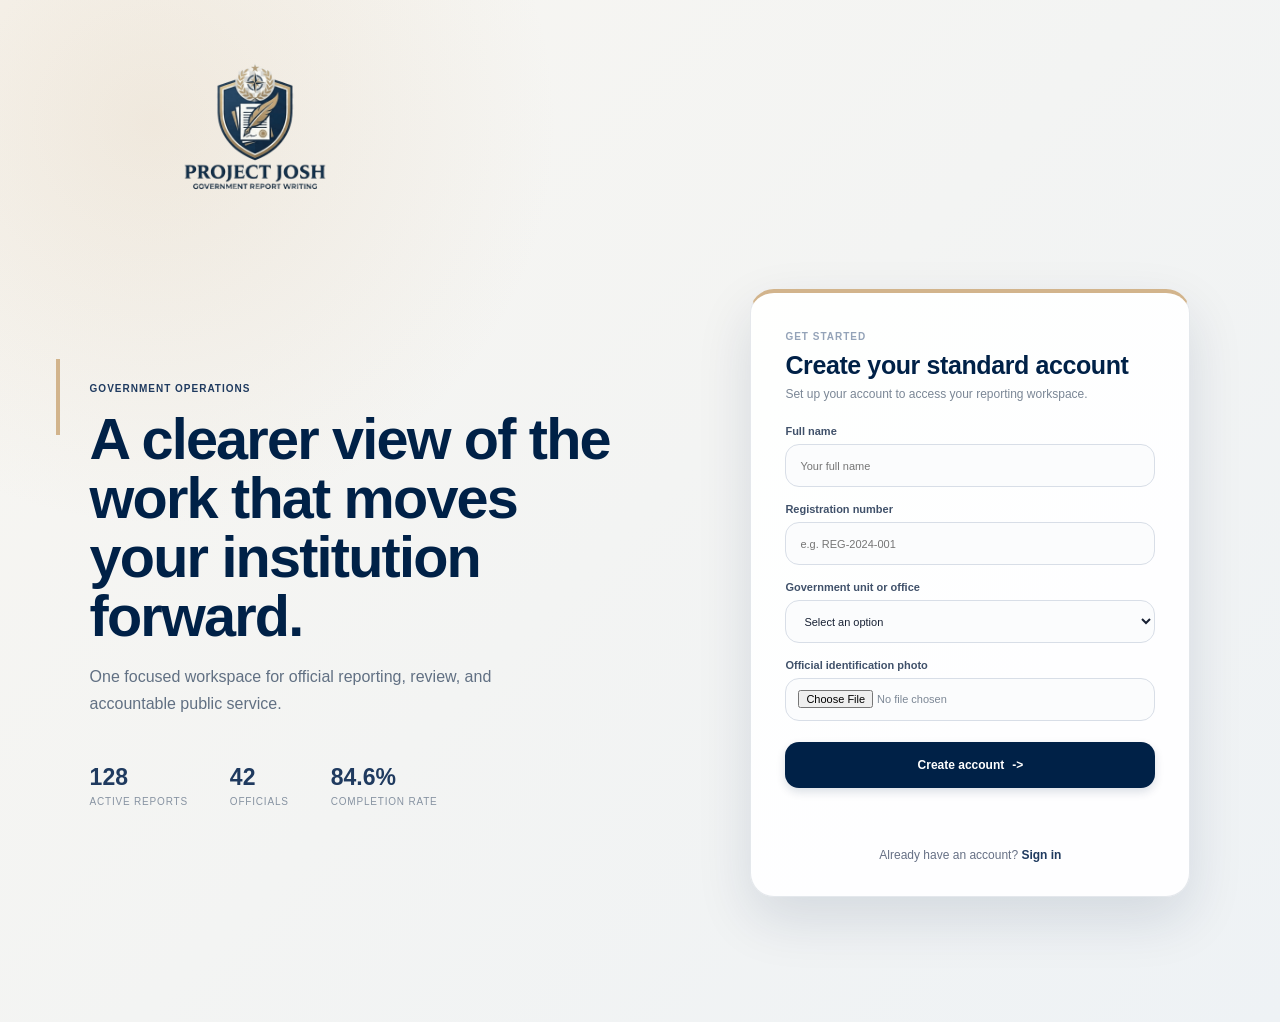
<file: index.html>
<!doctype html>
<html lang="en">
<head>
  <meta charset="UTF-8">
  <meta name="viewport" content="width=device-width, initial-scale=1.0">
  <title>Project Josh | Create your account</title>
  <link rel="stylesheet" href="styles.css">
</head>
<body>
  <section class="auth-screen" id="auth-screen">
    <div class="auth-brand"><img class="auth-logo" src="logo%201%20(1).png" alt="Project Josh Government Report Writing"></div>
    <div class="auth-layout">
      <div class="auth-intro"><span class="eyebrow blue-eyebrow">Government operations</span><h1>A clearer view of the work that moves your institution forward.</h1><p>One focused workspace for official reporting, review, and accountable public service.</p><div class="auth-stat-row"><span><strong>128</strong><small>active reports</small></span><span><strong>42</strong><small>officials</small></span><span><strong>84.6%</strong><small>completion rate</small></span></div></div>
      <div class="auth-card">
        <form class="auth-form active-form" id="signup-form">
          <div><span class="eyebrow">Get started</span><h2>Create your standard account</h2><p class="form-note">Set up your account to access your reporting workspace.</p></div>
          <label>Full name<input id="signup-name" type="text" placeholder="Your full name" autocomplete="name" required></label>
          <label>Registration number<input id="signup-reg-no" type="text" placeholder="e.g. REG-2024-001" required></label>
          <label>Government unit or office<select id="signup-option" required><option value="">Select an option</option><option>Public Administration</option><option>Citizen Services</option><option>Policy &amp; Planning</option><option>Finance &amp; Operations</option></select></label>
          <label>Official identification photo<input id="signup-photo" type="file" accept="image/*" required></label>
          <button class="btn btn-primary auth-submit" type="submit">Create account <span>-></span></button><p class="form-message" id="signup-message" role="status"></p>
          <p class="auth-switch">Already have an account? <a href="login.html">Sign in</a></p>
        </form>
      </div>
    </div>
  </section>

  <aside class="sidebar" id="app-sidebar" aria-label="Primary navigation">
    <div class="sidebar-top">
    <div class="brand">
      <img class="brand-mark brand-logo" src="logo%201%20(2).png" alt="Project Josh crest">
      <div>
        <strong>Project Josh</strong>
        <span>Government operations</span>
      </div>
    </div>
    <button class="sidebar-toggle" id="sidebar-toggle" type="button" aria-label="Collapse navigation" aria-expanded="true"><span>←</span></button>
    </div>

    <div class="workspace-switcher">
      <span class="eyebrow">Workspace</span>
      <button class="workspace-button" type="button"><span id="workspace-name">Office of Public Administration</span><span class="chevron">v</span></button>
    </div>

    <nav class="nav-list">
      <span class="nav-label">Workspace</span>
      <button class="nav-item active" type="button" data-view="overview"><span class="nav-icon">[]</span>Overview</button>
      <button class="nav-item" type="button" data-view="reports"><span class="nav-icon">=</span>Reports<span class="nav-count">12</span></button>
      <button class="nav-item" type="button" data-view="notifications"><span class="nav-icon">*</span>Notifications<span class="notification-dot"></span></button>
      <button class="nav-item" type="button" data-view="profile"><span class="nav-icon">O</span>Profile</button>
      <span class="nav-label advanced-label">Advanced</span>
      <button class="nav-item" type="button" data-view="analytics"><span class="nav-icon">/</span>Analytics</button>
      <button class="nav-item" type="button" data-view="settings"><span class="nav-icon">+</span>Settings</button>
      <button class="nav-item admin-only" type="button" data-view="user-management"><span class="nav-icon">#</span>User management</button>
    </nav>

    <div class="sidebar-footer">
      <div class="help-panel"><span class="help-mark">?</span><div><strong>Need a hand?</strong><span>Visit the resource center</span></div></div>
      <button class="profile-chip" type="button"><span class="avatar" id="sidebar-avatar">JS</span><span><strong id="sidebar-name">Jordan Smith</strong><small id="sidebar-role">Administrator</small></span><span class="more">...</span></button>
      <button class="logout-button" id="logout-button" type="button">Sign out <span>-></span></button>
    </div>
  </aside>

  <main class="main-content" id="app-main">
    <header class="topbar">
      <div class="breadcrumb"><span>Workspace</span><span>/</span><strong id="breadcrumb-current">Overview</strong></div>
      <div class="topbar-actions">
        <div class="top-search"><button class="icon-button" id="search-toggle" type="button" aria-label="Search reports">⌕</button><input id="report-search" class="hidden" type="search" placeholder="Search reports" aria-label="Search reports"></div>
        <button class="icon-button notification-button" id="notification-button" type="button" aria-label="No pending notifications"><span>*</span><b id="notification-count" class="notification-count hidden">0</b></button>
        <div class="top-avatar" id="top-avatar">JS</div>
      </div>
    </header>

    <section class="page-view active-view" id="overview-view">
      <div class="page-heading">
        <div><span class="eyebrow blue-eyebrow" id="overview-date"></span><h1 id="overview-greeting">Welcome.</h1><p>Here is what is happening across your government operations workspace.</p></div>
        <button class="btn btn-primary" id="new-report-button" type="button"><span>+</span> New report</button>
      </div>

      <div class="metric-grid">
        <article class="metric-card"><div class="metric-top"><span>Total reports</span><span class="metric-icon blue-icon">=</span></div><strong id="metric-total-reports">0</strong><div class="metric-change"><span class="neutral-text">Recorded in the database</span></div></article>
        <article class="metric-card"><div class="metric-top"><span>Awaiting review</span><span class="metric-icon tan-icon">!</span></div><strong id="metric-awaiting-review">0</strong><div class="metric-change"><span class="neutral-text">Current report status</span></div></article>
        <article class="metric-card"><div class="metric-top"><span>Published reports</span><span class="metric-icon green-icon">+</span></div><strong id="metric-published-reports">0</strong><div class="metric-change"><span class="neutral-text">Approved or published</span></div></article>
        <article class="metric-card"><div class="metric-top"><span>Active officials</span><span class="metric-icon deep-icon">O</span></div><strong id="metric-active-officials">0</strong><div class="metric-change"><span class="neutral-text">Standard accounts</span></div></article>
      </div>

      <div class="content-grid">
        <section class="panel activity-panel">
          <div class="panel-heading"><div><span class="eyebrow">Workspace pulse</span><h2>Reporting activity</h2></div><button class="text-button" type="button">View analytics <span>-></span></button></div>
          <div class="chart-wrap"><div class="chart-y-axis"><span>0</span><span>0</span><span>0</span><span>0</span><span>0</span></div><div class="chart"><div class="grid-line line-1"></div><div class="grid-line line-2"></div><div class="grid-line line-3"></div><div class="grid-line line-4"></div><div class="chart-bars" id="activity-bars"></div><div class="chart-labels" id="activity-labels"></div></div></div>
          <div class="chart-legend"><span><i class="legend-dot oxford-dot"></i>Reports submitted</span><span><i class="legend-dot tan-dot"></i>Reports published</span></div>
        </section>

        <section class="panel deadlines-panel"><div class="panel-heading"><div><span class="eyebrow">Keep momentum</span><h2>Upcoming deadlines</h2></div></div><div class="deadline-list" id="deadline-list"><p class="data-empty">No deadlines recorded yet.</p></div></section>
      </div>

      <section class="panel reports-panel"><div class="panel-heading"><div><span class="eyebrow">Your workspace</span><h2>Recent reports</h2></div><div class="table-actions"><button class="text-button" type="button" data-view="reports">View all <span>-></span></button></div></div><div class="table-wrap"><table><thead><tr><th>Report name</th><th>Government unit</th><th>Last updated</th><th>Status</th><th></th></tr></thead><tbody id="recent-reports-body"><tr><td colspan="5" class="data-empty">Loading reports...</td></tr></tbody></table></div></section>
    </section>

    <section class="page-view" id="reports-view"><div class="page-heading"><div><span class="eyebrow blue-eyebrow">Reporting workspace</span><h1>Reports</h1><p>Draft, review, and publish your institution's most important work.</p></div><button class="btn btn-primary" id="reports-new-button" type="button"><span>+</span> New report</button></div><form class="report-editor panel" id="report-form"><div class="editor-toolbar"><button class="toolbar-button active" type="button">Body</button><button class="toolbar-button" type="button"><strong>B</strong></button><button class="toolbar-button" type="button"><em>I</em></button><span class="toolbar-divider"></span><button class="toolbar-button" type="button">List</button><button class="toolbar-button" type="button">Link</button><span class="editor-status" id="editor-status">Draft</span></div><div class="editor-body"><span class="eyebrow">New official report</span><label class="report-title-label">Report title<input id="report-title" type="text" placeholder="Enter report title" required></label><p class="editor-meta">Add a clear title and begin shaping your report narrative.</p><label class="report-content-label">Report content<textarea id="report-content" rows="12" placeholder="Write your report here..." required></textarea></label><label class="attachment-field">Attach supporting files<input id="report-attachments" type="file" multiple><span id="attachment-summary">No files attached</span></label><div class="report-actions"><button class="btn btn-primary" type="submit">Save draft</button><p class="form-message" id="report-message" role="status"></p></div></div></form></section>
    <section class="page-view" id="notifications-view"><div class="page-heading"><div><span class="eyebrow blue-eyebrow">Stay informed</span><h1>Notifications</h1><p>Updates, assignments, announcements, and review activity.</p></div></div><div class="panel notification-list" id="notification-list"><div class="empty-state"><div class="empty-mark">*</div><h2>You are all caught up</h2><p>New activity will appear here.</p></div></div></section>
    <section class="page-view" id="profile-view"><div class="page-heading"><div><span class="eyebrow blue-eyebrow">Account</span><h1>Profile</h1><p>Manage your identity and workspace preferences.</p></div></div><div class="panel profile-card"><div class="profile-photo-frame"><img id="profile-photo" alt="Official identification photo"><span class="large-avatar" id="profile-avatar">JS</span></div><div class="profile-summary"><h2 id="profile-name">Jordan Smith</h2><p id="profile-details">Administrator · Office of Public Administration</p><button class="btn btn-outline" id="edit-profile-button" type="button">Edit profile</button></div><form class="inline-form hidden" id="profile-form"><label>Full name<input id="profile-edit-name" required></label><label>Registration number<input id="profile-edit-reg-no" required></label><label>Government unit or office<select id="profile-edit-option" required><option>Public Administration</option><option>Citizen Services</option><option>Policy &amp; Planning</option><option>Finance &amp; Operations</option></select></label><label>Update identification photo<input id="profile-edit-photo" type="file" accept="image/*"></label><div class="form-actions"><button class="btn btn-primary" type="submit">Save profile</button><button class="btn btn-outline" id="cancel-profile-button" type="button">Cancel</button></div><p class="form-message" id="profile-message" role="status"></p></form></div></section>
    <section class="page-view" id="analytics-view"><div class="page-heading"><div><span class="eyebrow blue-eyebrow">Advanced controls</span><h1>Analytics</h1><p>Understand the rhythm and reach of your reporting program.</p></div></div><div class="analytics-highlight"><span class="eyebrow">Institutional completion rate</span><strong>84.6%</strong><p>Up 6.2% compared with the previous reporting period.</p></div></section>
    <section class="page-view" id="settings-view"><div class="page-heading"><div><span class="eyebrow blue-eyebrow">Advanced controls</span><h1>Settings</h1><p>Configure your workspace, review permissions, and secure your account.</p></div></div><form class="panel settings-form" id="settings-form"><label>Workspace name<input id="settings-workspace-name" readonly required></label><label>Timezone<select id="settings-timezone"><option>UTC</option><option>Africa/Lagos</option><option>Africa/Nairobi</option><option>Africa/Johannesburg</option><option>Europe/London</option></select></label><label>Default government unit<select id="settings-default-unit" disabled><option>Public Administration</option><option>Citizen Services</option><option>Policy &amp; Planning</option><option>Finance &amp; Operations</option></select></label><p class="settings-note">Workspace name and default unit follow the government unit in your profile.</p><label class="checkbox-label"><input id="settings-email-notifications" type="checkbox"> Receive email notifications</label><div class="form-actions"><button class="btn btn-primary" type="submit">Save settings</button><p class="form-message" id="settings-message" role="status"></p></div></form></section>
    <section class="page-view" id="user-management-view"><div class="page-heading"><div><span class="eyebrow blue-eyebrow">Administrator controls</span><h1>Administration</h1><p>Manage accounts, official units, assignments, reviews, and announcements.</p></div><span class="status-badge green-badge">Access restricted</span></div><div class="admin-grid"><section class="panel admin-section"><div class="panel-heading"><div><span class="eyebrow">Directory</span><h2>Accounts</h2></div><span class="directory-count" id="directory-count">0 accounts</span></div><div class="table-wrap"><table><thead><tr><th>Name</th><th>Unit</th><th>Role</th><th>Status</th><th>Actions</th></tr></thead><tbody id="user-directory-body"></tbody></table></div></section><section class="panel admin-section"><div class="panel-heading"><div><span class="eyebrow">Create</span><h2>Administrator account</h2></div></div><form class="admin-form" id="admin-create-form"><input id="admin-create-name" placeholder="Full name" required><input id="admin-create-reg-no" placeholder="Registration number" required><input id="admin-create-email" type="email" placeholder="Official email" required><input id="admin-create-password" type="password" placeholder="Temporary password" required><button class="btn btn-primary" type="submit">Create administrator</button><p class="form-message" id="admin-create-message" role="status"></p></form></section><section class="panel admin-section"><div class="panel-heading"><div><span class="eyebrow">Government structure</span><h2>Units and offices</h2></div></div><form class="admin-inline-form" id="unit-form"><input id="unit-name" placeholder="New government unit" required><button class="btn btn-outline" type="submit">Add unit</button></form><div id="unit-list" class="admin-list"></div></section><section class="panel admin-section"><div class="panel-heading"><div><span class="eyebrow">Communications</span><h2>System announcement</h2></div></div><form class="admin-form" id="announcement-form"><input id="announcement-title" placeholder="Announcement title" required><textarea id="announcement-message" placeholder="Announcement message" rows="4" required></textarea><button class="btn btn-primary" type="submit">Publish announcement</button><p class="form-message" id="announcement-status" role="status"></p></form></section><section class="panel admin-section"><div class="panel-heading"><div><span class="eyebrow">Assignments</span><h2>Assign a task</h2></div></div><form class="admin-form" id="task-form"><select id="task-account" required><option value="">Select an account</option></select><input id="task-title" placeholder="Task title" required><textarea id="task-details" placeholder="Task details" rows="3"></textarea><input id="task-due" type="datetime-local"><button class="btn btn-primary" type="submit">Assign task</button><p class="form-message" id="task-status" role="status"></p></form></section><section class="panel admin-section"><div class="panel-heading"><div><span class="eyebrow">Reviews</span><h2>Report feedback and ratings</h2></div></div><div id="admin-report-list" class="admin-report-list"></div></section><section class="panel admin-section"><div class="panel-heading"><div><span class="eyebrow">Usage</span><h2>System activity</h2></div></div><div id="activity-list" class="admin-list"></div></section></div></section>
    <section class="page-view" id="user-home-view"><div class="page-heading"><div><span class="eyebrow blue-eyebrow">Standard account workspace</span><h1 id="user-welcome">Welcome.</h1><p>Your official reporting tasks and updates, in one place.</p></div><button class="btn btn-primary" type="button" data-view="reports"><span>+</span> Start a report</button></div><div class="metric-grid user-metrics"><article class="metric-card"><div class="metric-top"><span>My reports</span><span class="metric-icon blue-icon">=</span></div><strong>0</strong><div class="metric-change"><span class="neutral-text">Across your workspace</span></div></article><article class="metric-card"><div class="metric-top"><span>Needs attention</span><span class="metric-icon tan-icon">!</span></div><strong>0</strong><div class="metric-change"><span class="neutral-text">Assigned tasks</span></div></article><article class="metric-card"><div class="metric-top"><span>Approved</span><span class="metric-icon green-icon">+</span></div><strong>0</strong><div class="metric-change positive"><span>From official reviews</span></div></article></div><section class="panel contributor-panel"><div class="panel-heading"><div><span class="eyebrow">Assigned work</span><h2>Tasks from administrators</h2></div></div><div id="user-task-list"><p class="data-empty">No tasks assigned yet.</p></div></section></section>
  </main>
  <script src="app.js"></script>
</body>
</html>
</file>
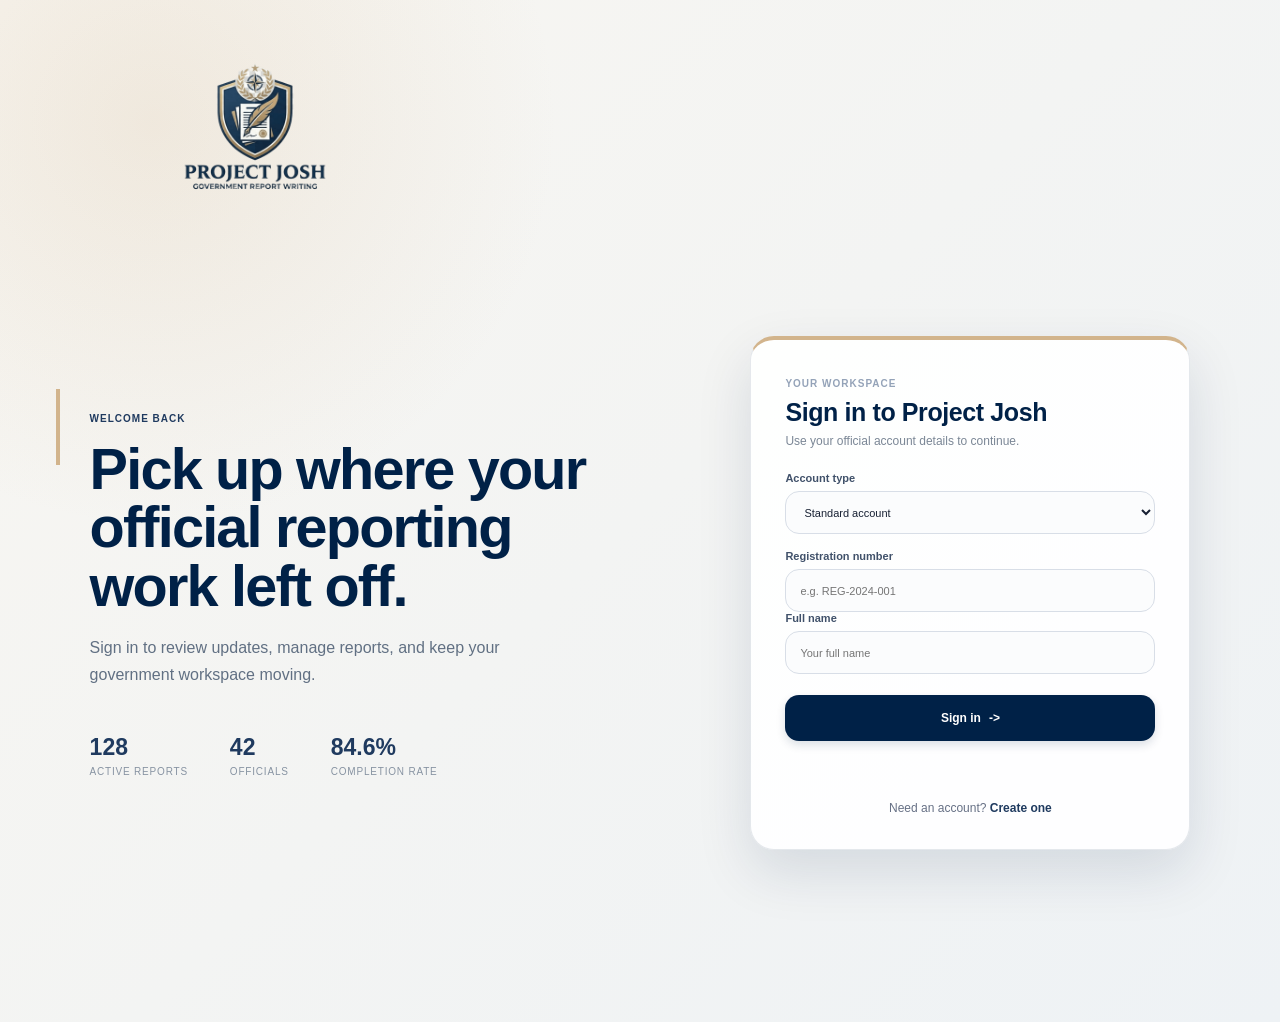
<file: login.html>
<!doctype html>
<html lang="en">
<head>
  <meta charset="UTF-8">
  <meta name="viewport" content="width=device-width, initial-scale=1.0">
  <title>Project Josh | Sign in</title>
  <link rel="stylesheet" href="styles.css">
</head>
<body>
  <section class="auth-screen" id="auth-screen">
    <div class="auth-brand"><img class="auth-logo" src="logo%201%20(1).png" alt="Project Josh Government Report Writing"></div>
    <div class="auth-layout">
      <div class="auth-intro"><span class="eyebrow blue-eyebrow">Welcome back</span><h1>Pick up where your official reporting work left off.</h1><p>Sign in to review updates, manage reports, and keep your government workspace moving.</p><div class="auth-stat-row"><span><strong>128</strong><small>active reports</small></span><span><strong>42</strong><small>officials</small></span><span><strong>84.6%</strong><small>completion rate</small></span></div></div>
      <div class="auth-card">
        <form class="auth-form active-form" id="signin-form">
          <div><span class="eyebrow">Your workspace</span><h2>Sign in to Project Josh</h2><p class="form-note">Use your official account details to continue.</p></div>
          <label>Account type<select id="signin-role"><option value="user">Standard account</option><option value="admin">Administrator</option></select></label>
          <div id="standard-signin-fields">
            <label>Registration number<input id="signin-reg-no" type="text" placeholder="e.g. REG-2024-001" autocomplete="username" required></label>
            <label>Full name<input id="signin-name" type="text" placeholder="Your full name" autocomplete="name" required></label>
          </div>
          <div id="admin-signin-fields" class="hidden-field">
            <label>Administrator email<input id="signin-email" type="email" placeholder="admin@projectjosh.gov" autocomplete="username"></label>
            <label>Password<input id="signin-password" type="password" placeholder="Enter password" autocomplete="current-password"></label>
          </div>
          <button class="btn btn-primary auth-submit" type="submit">Sign in <span>-></span></button><p class="form-message" id="signin-message" role="status"></p>
          <p class="auth-switch">Need an account? <a href="index.html">Create one</a></p>
        </form>
      </div>
    </div>
  </section>
  <script src="app.js"></script>
</body>
</html>
</file>
<file: styles.css>
:root {
  --oxford-blue: #002147;
  --tan: #D2B48C;
  --deep-bluish: #1F3A5F;
  --white: #FFFFFF;
  --off-white: #F8F6F1;
  --light-gray: #E5E7EB;
  --medium-gray: #94A3B8;
  --dark-text: #172033;
  --success: #15803D;
  --warning: #D97706;
  --danger: #B91C1C;
  --border: #D9DEE7;
  --shadow: 0 4px 20px rgba(0, 33, 71, 0.08);
}

* { box-sizing: border-box; }
.hidden, .hidden-field { display: none !important; }
body { margin: 0; background: var(--off-white); color: var(--dark-text); font-family: Inter, "Segoe UI", Arial, sans-serif; font-size: 14px; }
a { color: var(--deep-bluish); font-weight: 700; }
.auth-switch { margin: 17px 0 0; color: #667085; text-align: center; font-size: 12px; }
.auth-switch a { text-decoration: none; }
.auth-switch a:hover { text-decoration: underline; }
button { font: inherit; cursor: pointer; }
.sidebar { position: fixed; inset: 0 auto 0 0; width: 252px; display: flex; flex-direction: column; overflow-y: auto; padding: 18px 18px 12px; background: var(--oxford-blue); color: var(--white); }
.brand { display: flex; align-items: center; gap: 11px; padding: 0 10px 22px; }
.brand-mark, .top-avatar, .avatar, .large-avatar { display: grid; place-items: center; font-weight: 800; }
.brand-mark { width: 33px; height: 33px; border: 1px solid rgba(210,180,140,.65); color: var(--tan); font-size: 17px; }
.brand-logo { padding: 3px; border: 0; object-fit: contain; }
.brand strong { display: block; font-size: 17px; letter-spacing: .2px; }
.brand span { display: block; margin-top: 2px; color: #B6C2D2; font-size: 10px; }
.eyebrow, .nav-label { color: var(--medium-gray); font-size: 10px; font-weight: 700; letter-spacing: .1em; text-transform: uppercase; }
.workspace-switcher { padding: 0 10px 16px; border-bottom: 1px solid rgba(255,255,255,.12); }
.workspace-button { display: flex; justify-content: space-between; gap: 7px; width: 100%; margin-top: 9px; padding: 0; border: 0; color: #B8CBE0; background: transparent; text-align: left; font-size: 12px; }
.chevron { color: var(--tan); }
.nav-list { display: flex; flex-direction: column; gap: 2px; padding-top: 15px; }
.nav-label { padding: 0 12px 8px; }
.advanced-label { margin-top: 12px; }
.nav-item { position: relative; display: flex; align-items: center; gap: 12px; width: 100%; padding: 8px 12px; border: 0; border-radius: 4px; background: transparent; color: #CAD3DF; text-align: left; font-size: 13px; }
.nav-item:hover, .nav-item.active { background: var(--deep-bluish); color: var(--white); }
.nav-item.active::before { content: ""; position: absolute; left: -18px; width: 3px; height: 25px; background: var(--tan); }
.nav-icon { display: inline-grid; place-items: center; width: 16px; color: #91A6BE; font-size: 12px; }
.nav-item.active .nav-icon, .nav-item:hover .nav-icon { color: var(--tan); }
.nav-count { margin-left: auto; padding: 2px 7px; border-radius: 10px; background: #34516F; color: #DDE8F2; font-size: 10px; }
.notification-dot { width: 6px; height: 6px; margin-left: auto; border-radius: 50%; background: var(--tan); }
.sidebar-footer { margin-top: auto; }
.logout-button { display: flex; align-items: center; justify-content: space-between; width: 100%; min-height: 34px; margin-top: 6px; padding: 0 9px; border: 1px solid rgba(210,180,140,.35); background: rgba(210,180,140,.1); color: var(--white); font-size: 11px; font-weight: 700; }
.logout-button:hover { background: rgba(210,180,140,.2); }
.help-panel { display: flex; align-items: center; gap: 10px; margin: 0 6px 8px; padding: 8px; border: 1px solid rgba(210,180,140,.24); background: rgba(210,180,140,.08); }
.help-mark { display: grid; place-items: center; width: 23px; height: 23px; border-radius: 50%; color: var(--tan); background: rgba(210,180,140,.16); font-weight: 700; }
.help-panel strong, .help-panel span { display: block; }
.help-panel strong { font-size: 11px; }
.help-panel span { margin-top: 3px; color: #ACBBCB; font-size: 10px; }
.profile-chip { display: flex; align-items: center; gap: 9px; width: 100%; padding: 8px 8px 2px; border: 0; border-top: 1px solid rgba(255,255,255,.12); background: transparent; color: var(--white); text-align: left; }
.avatar { width: 29px; height: 29px; border-radius: 50%; background: var(--tan); color: var(--oxford-blue); font-size: 10px; }
.profile-chip strong, .profile-chip small { display: block; }
.profile-chip strong { font-size: 11px; }
.profile-chip small { margin-top: 2px; color: #AAB9C9; font-size: 10px; }
.more { margin-left: auto; color: #95A8BC; }
.main-content { min-height: 100vh; margin-left: 252px; }
.topbar { display: flex; align-items: center; justify-content: space-between; height: 68px; padding: 0 45px; border-bottom: 1px solid var(--border); background: rgba(255,255,255,.82); }
.breadcrumb { display: flex; gap: 10px; color: var(--medium-gray); font-size: 12px; }
.breadcrumb strong { color: var(--deep-bluish); font-weight: 600; }
.topbar-actions { display: flex; align-items: center; gap: 18px; }
.top-search { display: flex; align-items: center; gap: 6px; }
.top-search input { width: 180px; height: 30px; padding: 0 10px; border: 1px solid var(--border); border-radius: 12px; outline: 0; color: var(--dark-text); font: inherit; font-size: 11px; }
.top-search input:focus { border-color: var(--deep-bluish); box-shadow: 0 0 0 3px rgba(31,58,95,.1); }
.icon-button, .round-button, .row-menu { border: 0; background: transparent; color: var(--deep-bluish); font-size: 19px; }
.notification-button { font-size: 15px; }
.notification-button { position: relative; }
.notification-count { position: absolute; top: -7px; right: -9px; display: grid; place-items: center; min-width: 15px; height: 15px; padding: 0 4px; border-radius: 9px; background: var(--tan); color: var(--oxford-blue); font-size: 9px; }
.top-avatar { width: 30px; height: 30px; border-radius: 50%; background: var(--deep-bluish); color: var(--white); font-size: 10px; }
.page-view { display: none; max-width: 1440px; margin: 0 auto; padding: 42px 45px 58px; }
.active-view { display: block; }
.page-heading { display: flex; align-items: end; justify-content: space-between; gap: 20px; margin-bottom: 32px; }
.page-heading h1 { margin: 7px 0 6px; color: var(--oxford-blue); font-size: 32px; letter-spacing: -.7px; }
.page-heading p { margin: 0; color: #667085; }
.blue-eyebrow { color: var(--deep-bluish); }
.btn { display: inline-flex; align-items: center; justify-content: center; gap: 8px; min-height: 39px; padding: 0 16px; border: 1px solid transparent; border-radius: 3px; font-weight: 700; font-size: 12px; }
.btn-primary { background: var(--oxford-blue); color: var(--white); box-shadow: 0 4px 10px rgba(0,33,71,.14); }
.btn-primary:hover { background: var(--deep-bluish); }
.btn-secondary { background: var(--tan); color: var(--oxford-blue); }
.btn-outline { border-color: var(--oxford-blue); background: transparent; color: var(--oxford-blue); }
.metric-grid { display: grid; grid-template-columns: repeat(4, 1fr); gap: 15px; margin-bottom: 20px; }
.metric-card, .panel { border: 1px solid var(--border); background: var(--white); box-shadow: var(--shadow); }
.metric-card { position: relative; min-height: 143px; padding: 18px 19px; overflow: hidden; }
.metric-card::before { content: ""; position: absolute; inset: auto 0 0; height: 3px; background: var(--tan); opacity: .7; }
.metric-top { display: flex; justify-content: space-between; align-items: center; color: #6B7280; font-size: 12px; }
.metric-icon { display: grid; place-items: center; width: 27px; height: 27px; border-radius: 50%; font-weight: 800; }
.blue-icon { background: #E8EEF5; color: var(--oxford-blue); }.tan-icon { background: #F3EBDD; color: #8C693E; }.green-icon { background: #E7F3EA; color: var(--success); }.deep-icon { background: #E6ECF3; color: var(--deep-bluish); }
.metric-card > strong { display: block; margin: 11px 0 6px; color: var(--oxford-blue); font-size: 29px; letter-spacing: -.5px; }
.metric-change { color: #7B8491; font-size: 11px; }.positive span { color: var(--success); font-weight: 700; }.neutral-text { color: #7B8491; }
.content-grid { display: grid; grid-template-columns: minmax(0, 1.55fr) minmax(320px, .9fr); gap: 20px; margin-bottom: 20px; }
.panel { padding: 21px 22px; }.panel-heading { display: flex; justify-content: space-between; align-items: start; gap: 20px; }.panel-heading h2 { margin: 5px 0 0; color: var(--oxford-blue); font-size: 17px; }.text-button { border: 0; background: transparent; color: var(--deep-bluish); font-size: 11px; font-weight: 700; }.text-button span { margin-left: 5px; color: var(--tan); }
.chart-wrap { display: flex; height: 205px; margin-top: 25px; }.chart-y-axis { display: flex; flex-direction: column; justify-content: space-between; padding: 0 12px 23px 0; color: #9AA4B2; font-size: 10px; }.chart { position: relative; flex: 1; }.grid-line { position: absolute; left: 0; right: 0; border-top: 1px dashed #E7EAF0; }.line-1 { top: 2%; }.line-2 { top: 27%; }.line-3 { top: 52%; }.line-4 { top: 77%; }.chart-bars { position: absolute; inset: 0 0 25px; display: flex; align-items: end; justify-content: space-around; gap: 8px; }.chart-bars i { position: relative; z-index: 1; width: 5.5%; min-width: 9px; max-width: 22px; border-radius: 2px 2px 0 0; background: var(--deep-bluish); }.chart-bars i:nth-child(3n) { background: var(--tan); }.chart-labels { position: absolute; right: 0; bottom: 0; left: 0; display: flex; justify-content: space-around; color: #9AA4B2; font-size: 10px; }.chart-legend { display: flex; gap: 20px; margin-top: 5px; color: #7B8491; font-size: 11px; }.legend-dot { display: inline-block; width: 7px; height: 7px; margin-right: 6px; border-radius: 50%; }.oxford-dot { background: var(--deep-bluish); }.tan-dot { background: var(--tan); }
.deadline-list { margin: 19px 0 16px; }.deadline-item { display: flex; align-items: center; gap: 11px; padding: 12px 0; border-bottom: 1px solid #EDF0F4; }.date-tile { display: grid; place-items: center; width: 36px; height: 42px; background: #F2F5F8; color: var(--oxford-blue); }.date-tile strong { font-size: 15px; line-height: 13px; }.date-tile small { color: var(--deep-bluish); font-size: 8px; font-weight: 700; }.deadline-item > div { flex: 1; min-width: 0; }.deadline-item strong, .deadline-item div span { display: block; }.deadline-item strong { color: var(--dark-text); font-size: 11px; }.deadline-item div span { margin-top: 4px; color: #8A94A2; font-size: 10px; }.status-badge { display: inline-block; padding: 5px 7px; border-radius: 3px; font-size: 9px; font-weight: 700; white-space: nowrap; }.tan-badge { background: #F5EBDD; color: #88683D; }.blue-badge { background: #E6ECF3; color: var(--deep-bluish); }.green-badge { background: #E4F2E7; color: var(--success); }.gray-badge { background: #EEF0F3; color: #697586; }.full-button { width: 100%; min-height: 34px; }
.reports-panel { padding-bottom: 8px; }.table-actions { display: flex; align-items: center; gap: 18px; }.filter-button { padding: 7px 9px; border: 1px solid var(--border); border-radius: 3px; background: var(--white); color: var(--deep-bluish); font-size: 11px; }.filter-button span { margin-left: 8px; color: var(--tan); }.table-wrap { overflow-x: auto; margin-top: 17px; }table { width: 100%; border-collapse: collapse; text-align: left; }th { padding: 0 13px 10px; color: #8A94A2; font-size: 10px; font-weight: 600; text-transform: uppercase; }td { padding: 13px; border-top: 1px solid #EDF0F4; color: #667085; font-size: 11px; }td:first-child { color: var(--dark-text); }td strong, .table-subtext { display: block; }.table-subtext { margin-top: 4px; color: #98A1AE; font-size: 10px; }.row-menu { color: #93A0B0; font-size: 15px; }.report-editor { padding: 0; overflow: hidden; }.editor-toolbar { display: flex; align-items: center; gap: 7px; padding: 12px 16px; border-bottom: 1px solid var(--border); background: var(--white); }.toolbar-button { padding: 5px 9px; border: 0; background: transparent; color: var(--deep-bluish); font-size: 12px; }.toolbar-button.active { border-bottom: 2px solid var(--tan); }.toolbar-divider { width: 1px; height: 20px; background: var(--border); }.editor-status { margin-left: auto; color: #8A94A2; font-size: 10px; }.editor-body { min-height: 440px; padding: 42px 12%; background: var(--white); }.editor-body h2 { margin: 12px 0 6px; color: var(--oxford-blue); font-size: 27px; }.editor-meta { color: var(--deep-bluish); }.editor-placeholder { margin-top: 50px; padding-top: 15px; border-top: 1px solid #EEF1F4; color: #A0A8B3; font-size: 14px; }.empty-state { min-height: 260px; display: grid; place-content: center; justify-items: center; text-align: center; }.empty-mark { display: grid; place-items: center; width: 42px; height: 42px; border-radius: 50%; background: #F3EBDD; color: #88683D; font-size: 20px; }.empty-state h2 { margin: 17px 0 5px; color: var(--oxford-blue); }.empty-state p { margin: 0; color: #7B8491; }.profile-card { display: flex; align-items: center; gap: 18px; max-width: 590px; }.large-avatar { width: 70px; height: 70px; border-radius: 50%; background: var(--tan); color: var(--oxford-blue); font-size: 20px; }.profile-card h2 { margin: 0; color: var(--oxford-blue); }.profile-card p { margin: 6px 0 18px; color: #7B8491; }.analytics-highlight { max-width: 430px; padding: 30px; background: var(--deep-bluish); color: var(--white); box-shadow: var(--shadow); }.analytics-highlight .eyebrow { color: #C5D2E0; }.analytics-highlight strong { display: block; margin: 13px 0 5px; color: var(--tan); font-size: 43px; }.analytics-highlight p { margin: 0; color: #D7E0EA; }.settings-list { max-width: 680px; padding: 0; }.settings-list button { display: flex; justify-content: space-between; width: 100%; padding: 20px; border: 0; border-bottom: 1px solid #EDF0F4; background: var(--white); color: var(--deep-bluish); text-align: left; }.settings-list button:last-child { border-bottom: 0; }.settings-list strong, .settings-list small { display: block; }.settings-list small { margin-top: 5px; color: #8A94A2; }
@media (max-width: 1050px) { .sidebar { width: 220px; }.main-content { margin-left: 220px; }.topbar, .page-view { padding-left: 28px; padding-right: 28px; }.metric-grid { grid-template-columns: repeat(2, 1fr); } }
@media (max-width: 760px) { .sidebar { position: static; width: 100%; min-height: auto; padding: 18px; }.brand { padding-bottom: 18px; }.workspace-switcher, .sidebar-footer, .nav-label, .advanced-label { display: none; }.nav-list { flex-direction: row; overflow-x: auto; padding-top: 0; }.nav-item { width: auto; white-space: nowrap; }.nav-item.active::before { left: 12px; right: 12px; bottom: -5px; width: auto; height: 2px; }.main-content { margin-left: 0; }.topbar { height: 56px; padding: 0 18px; }.page-view { padding: 28px 18px 42px; }.page-heading { align-items: start; flex-direction: column; margin-bottom: 24px; }.page-heading h1 { font-size: 27px; }.metric-grid, .content-grid { grid-template-columns: 1fr; }.table-actions { flex-wrap: wrap; }.deadline-item .status-badge { display: none; }.editor-body { padding: 30px 20px; } }

/* Shared authentication experience */
.auth-screen { min-height: 100vh; padding: 38px 7vw 54px; background: radial-gradient(circle at 12% 12%, rgba(210,180,140,.2), transparent 28%), linear-gradient(135deg, #F8F6F1 0%, #EEF2F5 100%); }
.auth-brand { display: flex; align-items: center; gap: 12px; width: max-content; color: var(--oxford-blue); }
.auth-logo { display: block; width: min(330px, 58vw); height: auto; object-fit: contain; }
.auth-brand .brand-mark { width: 40px; height: 40px; border-color: var(--tan); background: var(--oxford-blue); }
.auth-brand strong, .auth-brand small { display: block; }
.auth-brand strong { font-size: 18px; letter-spacing: .01em; }
.auth-brand small { margin-top: 3px; color: #718096; font-size: 10px; }
.auth-layout { display: grid; grid-template-columns: minmax(0, 1fr) minmax(360px, 440px); align-items: center; gap: clamp(50px, 9vw, 150px); max-width: 1120px; min-height: calc(100vh - 150px); margin: 0 auto; }
.auth-intro { position: relative; padding: 40px 0; }
.auth-intro::before { content: ""; position: absolute; top: 20px; left: -34px; width: 4px; height: 76px; background: var(--tan); }
.auth-intro h1 { max-width: 600px; margin: 15px 0 18px; color: var(--oxford-blue); font-size: clamp(38px, 4.5vw, 64px); line-height: 1.02; letter-spacing: -1.8px; }
.auth-intro p { max-width: 490px; margin: 0; color: #617083; font-size: 16px; line-height: 1.7; }
.auth-stat-row { display: flex; gap: 42px; margin-top: 46px; }
.auth-stat-row span { display: grid; gap: 5px; }
.auth-stat-row strong { color: var(--deep-bluish); font-size: 23px; }
.auth-stat-row small { color: #8793A2; font-size: 10px; text-transform: uppercase; letter-spacing: .08em; }
.auth-card { padding: 34px; border: 1px solid rgba(0,33,71,.1); border-top: 4px solid var(--tan); border-radius: 24px; background: rgba(255,255,255,.92); box-shadow: 0 22px 55px rgba(0,33,71,.12); }
.auth-form { display: grid; gap: 16px; }
.auth-form h2 { margin: 8px 0 5px; color: var(--oxford-blue); font-size: 25px; letter-spacing: -.4px; }
.form-note { margin: 0 0 6px; color: #7B8796; font-size: 12px; line-height: 1.5; }
.auth-form label { display: grid; gap: 7px; color: #40516A; font-size: 11px; font-weight: 700; }
.auth-form input, .auth-form select { width: 100%; min-height: 43px; padding: 0 14px; border: 1px solid #D8DEE7; border-radius: 14px; outline: 0; background: #FBFCFD; color: var(--dark-text); font: inherit; font-weight: 400; }
.auth-form input:focus, .auth-form select:focus { border-color: var(--deep-bluish); box-shadow: 0 0 0 3px rgba(31,58,95,.1); }
.auth-form input[type="file"] { padding: 11px 12px; color: #7C8795; }
.auth-submit { width: 100%; min-height: 46px; margin-top: 5px; border-radius: 14px; }
.auth-form input[type="file"] { border-radius: 14px; }
.auth-form select { appearance: auto; }
.form-message { min-height: 16px; margin: -5px 0 0; color: var(--success); font-size: 11px; line-height: 1.4; }
.error-message { color: var(--danger); }

/* Left navigation and collapsed state */
.sidebar-top { position: relative; }
.sidebar-toggle { position: absolute; top: 0; right: -31px; display: grid; place-items: center; width: 31px; height: 31px; border: 1px solid rgba(0,33,71,.15); border-left: 0; background: var(--white); color: var(--oxford-blue); box-shadow: 3px 3px 12px rgba(0,33,71,.08); }
.sidebar-toggle span { font-size: 18px; line-height: 1; }
.sidebar { z-index: 20; transition: width .25s ease, padding .25s ease; }
.main-content { transition: margin-left .25s ease; }
.sidebar-collapsed .sidebar { width: 78px !important; padding-right: 12px; padding-left: 12px; }
.sidebar-collapsed .main-content { margin-left: 78px !important; }
.sidebar-collapsed .brand { justify-content: center; padding-right: 0; padding-left: 0; }
.sidebar-collapsed .brand > div:last-child, .sidebar-collapsed .workspace-switcher, .sidebar-collapsed .nav-label, .sidebar-collapsed .nav-item:not(.admin-only)::after, .sidebar-collapsed .nav-item { font-size: 0; }
.sidebar-collapsed .nav-item { justify-content: center; gap: 0; padding-right: 8px; padding-left: 8px; }
.sidebar-collapsed .nav-icon { font-size: 13px; }
.sidebar-collapsed .nav-count, .sidebar-collapsed .notification-dot, .sidebar-collapsed .help-panel, .sidebar-collapsed .profile-chip strong, .sidebar-collapsed .profile-chip small, .sidebar-collapsed .more, .sidebar-collapsed .logout-button { display: none; }
.sidebar-collapsed .profile-chip { justify-content: center; padding-right: 0; padding-left: 0; }
.sidebar-collapsed .nav-item.active::before { left: -12px; }
.sidebar-collapsed .sidebar-toggle { right: -31px; }
.report-title-label, .report-content-label, .attachment-field { display: grid; gap: 8px; margin-top: 22px; color: #40516A; font-size: 11px; font-weight: 700; }
.report-title-label input, .report-content-label textarea, .attachment-field input { width: 100%; padding: 11px 12px; border: 1px solid var(--border); border-radius: 3px; background: #FBFCFD; color: var(--dark-text); font: inherit; font-weight: 400; resize: vertical; }
.report-title-label input:focus, .report-content-label textarea:focus, .attachment-field input:focus { border-color: var(--deep-bluish); outline: 0; box-shadow: 0 0 0 3px rgba(31,58,95,.1); }
.attachment-field input { padding: 10px 12px; }
.attachment-field > span { color: #8793A2; font-size: 10px; font-weight: 400; }
.report-actions { display: flex; align-items: center; gap: 16px; margin-top: 22px; }
.report-actions .form-message { margin: 0; }
.profile-photo-frame { position: relative; flex: 0 0 86px; width: 86px; height: 86px; overflow: hidden; border-radius: 50%; background: #E6ECF3; }
.profile-photo-frame img { display: none; width: 100%; height: 100%; object-fit: cover; }
.profile-photo-frame img.visible { display: block; }
.profile-photo-frame .large-avatar { width: 100%; height: 100%; }
.inline-form, .settings-form { display: grid; gap: 14px; }
.inline-form label, .settings-form label { display: grid; gap: 7px; color: #40516A; font-size: 11px; font-weight: 700; }
.inline-form input, .inline-form select, .settings-form input, .settings-form select { min-height: 42px; padding: 0 13px; border: 1px solid var(--border); border-radius: 14px; background: #FBFCFD; color: var(--dark-text); font: inherit; }
.inline-form input:focus, .inline-form select:focus, .settings-form input:focus, .settings-form select:focus { border-color: var(--deep-bluish); outline: 0; box-shadow: 0 0 0 3px rgba(31,58,95,.1); }
.checkbox-label { display: flex !important; grid-template-columns: auto 1fr; align-items: center; gap: 9px !important; }
.checkbox-label input { width: 17px; min-height: 17px; accent-color: var(--deep-bluish); }
.form-actions { display: flex; align-items: center; gap: 10px; margin-top: 4px; }
.form-actions .btn { border-radius: 14px; }
.settings-form { max-width: 620px; }
.settings-note { margin: -4px 0 2px; color: #7B8796; font-size: 11px; line-height: 1.45; }
.data-empty { margin: 12px 0; color: #8A94A2; font-size: 11px; }
.admin-grid { display: grid; grid-template-columns: repeat(2, minmax(0, 1fr)); gap: 18px; }
.admin-section { min-width: 0; }
.admin-section:first-child, .admin-section:nth-child(6) { grid-column: 1 / -1; }
.admin-form, .admin-inline-form { display: grid; gap: 10px; }
.admin-inline-form { grid-template-columns: 1fr auto; align-items: center; }
.admin-form input, .admin-form textarea, .admin-form select, .admin-inline-form input, .admin-report textarea, .admin-report select { width: 100%; padding: 10px 12px; border: 1px solid var(--border); border-radius: 12px; background: #FBFCFD; color: var(--dark-text); font: inherit; font-size: 12px; }
.admin-form textarea, .admin-report textarea { resize: vertical; }
.row-action { margin: 2px; padding: 5px 7px; border: 1px solid var(--border); border-radius: 9px; background: var(--white); color: var(--deep-bluish); font-size: 10px; }
.danger-action { color: var(--danger); }
.admin-list, .admin-report-list { display: grid; gap: 8px; margin-top: 14px; }
.admin-list-row { display: flex; align-items: center; justify-content: space-between; gap: 12px; padding: 9px 0; border-bottom: 1px solid #EDF0F4; color: var(--dark-text); font-size: 12px; }
.admin-list-row small { color: #8793A2; font-size: 10px; }
.admin-report { display: grid; gap: 8px; padding: 13px; border: 1px solid var(--border); border-radius: 14px; background: #FBFCFD; }
.admin-report > span { color: #8793A2; font-size: 10px; }
.admin-report > div { display: flex; align-items: center; gap: 8px; }
.admin-report > div select { width: auto; }
.notification-list { display: grid; gap: 12px; }
.notification-item { padding: 16px; border-bottom: 1px solid #EDF0F4; }
.notification-item h2 { margin: 5px 0; color: var(--oxford-blue); font-size: 16px; }
.notification-item p { margin: 0 0 8px; color: #667085; line-height: 1.5; }
.notification-item small { color: #8A94A2; font-size: 10px; }

@media (max-width: 760px) {
  .auth-screen { padding: 25px 20px 40px; }
  .auth-layout { display: block; min-height: 0; margin-top: 44px; }
  .auth-intro { padding: 0 0 35px; }
  .auth-intro::before { top: 4px; left: -12px; height: 54px; }
  .auth-intro h1 { font-size: 38px; letter-spacing: -1px; }
  .auth-intro p { font-size: 14px; }
  .auth-stat-row { gap: 22px; margin-top: 28px; }
  .auth-stat-row strong { font-size: 18px; }
  .auth-card { padding: 25px 20px; }
  .sidebar { position: fixed; z-index: 10; top: 0; bottom: 0; left: 0; width: 78px; min-height: 100vh; padding: 18px 12px; }
  .sidebar .brand { justify-content: center; padding: 0 0 24px; }
  .sidebar .brand > div:last-child, .sidebar .workspace-switcher, .sidebar .nav-label, .sidebar .help-panel, .sidebar .profile-chip strong, .sidebar .profile-chip small, .sidebar .more, .sidebar .logout-button { display: none; }
  .sidebar .nav-list { flex-direction: column; overflow: visible; padding-top: 10px; }
  .sidebar .nav-item { justify-content: center; width: 54px; padding: 11px 8px; font-size: 0; }
  .sidebar .nav-icon { font-size: 13px; }
  .sidebar .nav-count, .sidebar .notification-dot { display: none; }
  .sidebar .sidebar-toggle { display: none; }
  .sidebar .profile-chip { justify-content: center; padding-right: 0; padding-left: 0; }
  .main-content, .sidebar-collapsed .main-content { margin-left: 78px; }
  .sidebar-collapsed .sidebar { width: 54px; padding-right: 6px; padding-left: 6px; }
  .sidebar-collapsed .main-content { margin-left: 54px; }
  .sidebar-collapsed .sidebar .nav-item { width: 42px; }
  .sidebar-collapsed .sidebar .brand-mark { width: 30px; height: 30px; }
}
</file>
